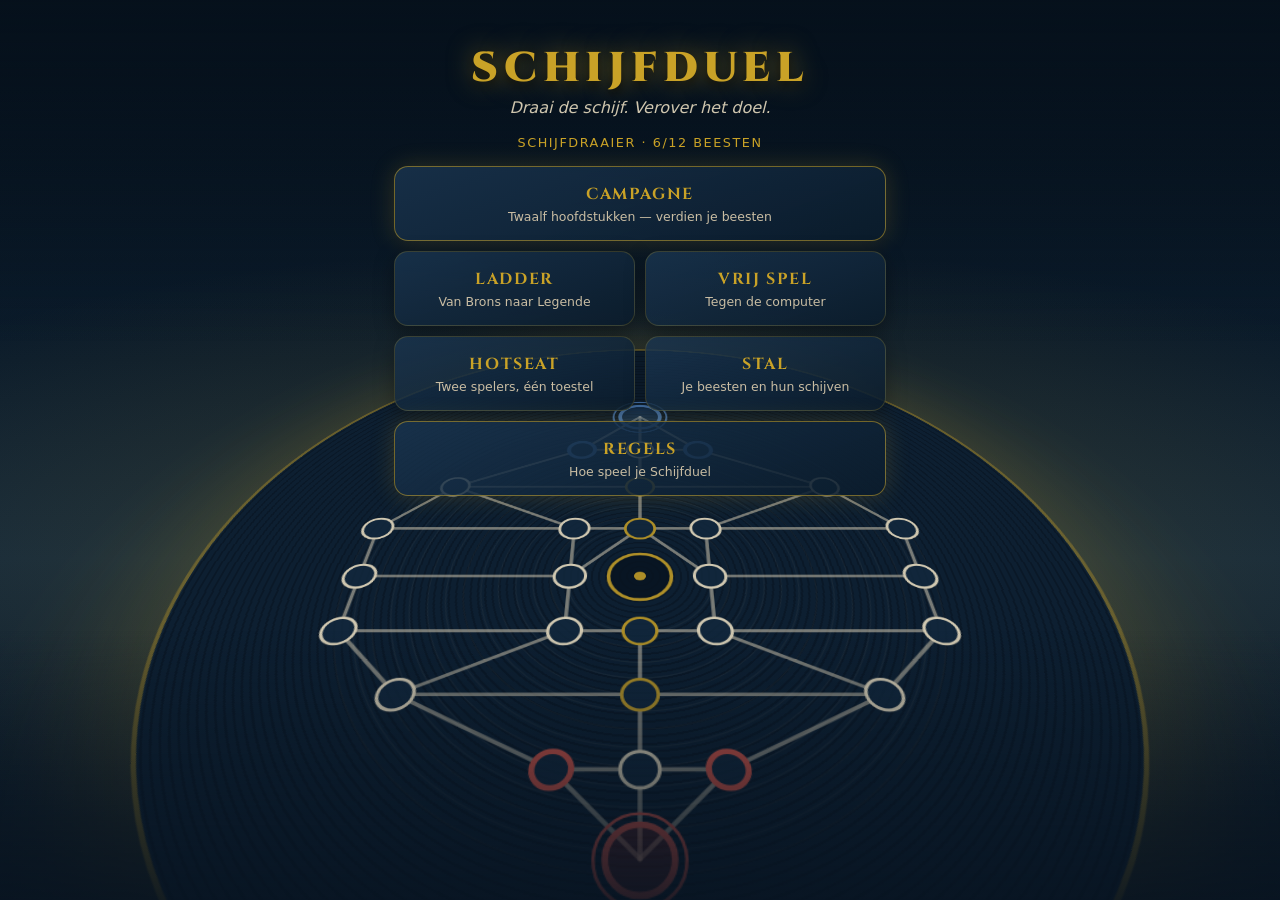
<file: index.html>
<!DOCTYPE html>
<html lang="nl">
<head>
<meta charset="UTF-8">
<meta name="viewport" content="width=device-width, initial-scale=1">
<meta name="theme-color" content="#0B1C2C">
<title>Schijfduel</title>
<link rel="manifest" href="manifest.webmanifest">
<!-- Het spel staat in schijfduel/proto/ (Groks structuur uit de handoff).
     Deze pagina stuurt door, en meldt de offline-cache aan. Het vorige spel,
     Rondel, staat in de git-geschiedenis op commit 8184d9c. -->
<meta http-equiv="refresh" content="0; url=schijfduel/proto/index.html">
<style>body{margin:0;background:#0B1C2C;color:#F3E6C8;font-family:system-ui,sans-serif;display:flex;align-items:center;justify-content:center;min-height:100vh}a{color:#C9A227}</style>
</head>
<body>
<p><a href="schijfduel/proto/index.html">Schijfduel openen</a></p>
<script>
  if ('serviceWorker' in navigator) navigator.serviceWorker.register('sw.js').catch(() => {});
  location.replace('schijfduel/proto/index.html' + location.search);
</script>
</body>
</html>
</file>
<file: schijfduel/proto/style.css>
/* SCHIJFDUEL — merk uit de handoff §2: navy/crème/goud, rood zuid, blauw noord.
   Prestatieregel uit het vorige spel blijft: animeer alleen transform en
   opacity, en nooit backdrop-filter (kostte gemeten de helft van de fps). */
:root {
  --navy: #0B1C2C; --navy-2: #12283d; --navy-3: #1a3550;
  --cream: #F3E6C8; --cream-dim: #c9bda3; --gold: #C9A227; --gold-glow: rgba(201,162,39,0.55);
  --rood: #B42318; --blauw: #1D4E89; --rood-licht: #e0584a; --blauw-licht: #4f86c9;
  --miss: #5C2B2B; --purple: #5B3A8C; --dodge: #2A6F6A; --white: #E8E0D0;
  --sans: system-ui, -apple-system, 'Segoe UI', Roboto, Helvetica, Arial, sans-serif;
  --serif: 'Cinzel', Georgia, 'Times New Roman', serif;
}
* { box-sizing: border-box; -webkit-tap-highlight-color: transparent; }
html, body { margin: 0; min-height: 100vh; background: var(--navy); color: var(--cream); font-family: var(--sans); overscroll-behavior: none; }
button { font: inherit; color: inherit; }
.scherm { display: none; min-height: 100vh; max-width: 520px; margin: 0 auto; padding: 16px 14px 28px; position: relative; }
.scherm.aan { display: block; }

/* ── knoppen ─────────────────────────────────────────────────────────────── */
.knop { display: block; width: 100%; padding: 13px 14px; border-radius: 12px; border: 1px solid rgba(243,230,200,0.18);
  background: linear-gradient(180deg, var(--navy-3), var(--navy-2)); font-weight: 700; letter-spacing: 0.06em; cursor: pointer; }
.knop:active { transform: scale(0.98); }
.knop.goud { background: linear-gradient(180deg, #e2bd3a, var(--gold)); color: #1b1300; border: none; box-shadow: 0 6px 18px var(--gold-glow); }
.knop.klein { display: inline-block; width: auto; padding: 9px 14px; font-size: 0.85rem; }
.knop[disabled] { opacity: 0.4; }
.kop { display: flex; align-items: center; gap: 10px; margin-bottom: 12px; }
.kop h2 { margin: 0; font-family: var(--serif); color: var(--gold); letter-spacing: 0.1em; font-size: 1.2rem; }
.terug { background: none; border: 1px solid rgba(201,162,39,0.4); color: var(--gold); border-radius: 10px; padding: 7px 12px; cursor: pointer; }
.uitleg { color: var(--cream-dim); font-size: 0.9rem; line-height: 1.45; margin: 4px 0 12px; }

/* ── menu ────────────────────────────────────────────────────────────────── */
#menu { padding-top: 34px; }
#menu-arena { position: fixed; inset: 0; z-index: 0; pointer-events: none; overflow: hidden;
  background: radial-gradient(ellipse 110% 50% at 50% 62%, rgba(201,162,39,0.20), transparent 70%),
              linear-gradient(180deg, #06111c 0%, #0B1C2C 40%, #10263b 62%, #081421 100%); }
#menu-arena .diepte { position: absolute; inset: 0; perspective: 900px; perspective-origin: 50% 32%; }
.menu-schijf { position: absolute; left: 50%; top: 64%; width: 124vw; height: 124vw; margin: -62vw 0 0 -62vw;
  border-radius: 50%; transform: rotateX(64deg); animation: schijfDraai 120s linear infinite; will-change: transform;
  background: repeating-radial-gradient(circle, #0d1f31 0 5px, #0a1827 5px 7px);
  box-shadow: 0 0 0 4px rgba(201,162,39,0.35), 0 0 120px 30px rgba(201,162,39,0.18); }
@media (min-width: 720px) { .menu-schijf { width: 900px; height: 900px; margin: -450px 0 0 -450px; } }
@keyframes schijfDraai { from { transform: rotateX(64deg) rotateZ(0deg); } to { transform: rotateX(64deg) rotateZ(360deg); } }
.menu-schijf svg { position: absolute; inset: 14%; width: 72%; height: 72%; opacity: 0.85; }
.menu-horizon { position: absolute; inset: 0; background: linear-gradient(180deg, rgba(6,17,28,0.95) 0%, rgba(6,17,28,0.4) 18%, transparent 38%, transparent 70%, rgba(8,20,33,0.85) 100%); }
#menu > *:not(#menu-arena) { position: relative; z-index: 1; }
.titel { text-align: center; font-family: var(--serif); font-weight: 900; font-size: 2.6rem; letter-spacing: 0.14em; color: var(--gold);
  text-shadow: 0 0 26px var(--gold-glow), 0 4px 10px rgba(0,0,0,0.8); margin: 6px 0 2px; }
.tagline { text-align: center; font-style: italic; color: var(--cream); opacity: 0.85; margin-bottom: 18px; }
.titelregel { text-align: center; font-size: 0.8rem; color: var(--gold); letter-spacing: 0.12em; text-transform: uppercase; margin-bottom: 16px; }
.tegels { display: grid; grid-template-columns: 1fr 1fr; gap: 10px; }
.tegel { background: linear-gradient(160deg, rgba(26,53,80,0.82), rgba(11,28,44,0.9)); border: 1px solid rgba(201,162,39,0.22);
  border-radius: 14px; padding: 16px 10px; text-align: center; cursor: pointer; box-shadow: 0 6px 20px rgba(0,0,0,0.35); }
.tegel.groot { grid-column: 1 / -1; border-color: rgba(201,162,39,0.55); box-shadow: 0 0 24px rgba(201,162,39,0.2); }
.tegel:active { transform: scale(0.97); }
.tegel b { display: block; font-family: var(--serif); color: var(--gold); letter-spacing: 0.1em; font-size: 1rem; }
.tegel span { display: block; font-size: 0.78rem; color: var(--cream-dim); margin-top: 4px; }
.tegel svg { width: 34px; height: 34px; color: var(--cream); margin-bottom: 6px; }

/* ── beest-kaartjes (stal, team, vooruitblik) ────────────────────────────── */
.raster { display: grid; grid-template-columns: repeat(3, 1fr); gap: 8px; }
.beest-kaart { position: relative; border-radius: 12px; padding: 8px 4px; text-align: center; cursor: pointer;
  background: linear-gradient(160deg, var(--navy-3), var(--navy-2)); border: 1px solid rgba(243,230,200,0.12); }
.beest-kaart.gekozen { border-color: var(--gold); box-shadow: 0 0 14px var(--gold-glow); }
.beest-kaart.dicht { opacity: 0.35; }
.beest-kaart .naam { font-weight: 700; font-size: 0.82rem; margin-top: 4px; }
.beest-kaart .mp { font-size: 0.7rem; color: var(--cream-dim); }
.beest-kaart .vink { position: absolute; top: 5px; right: 6px; color: var(--gold); font-weight: 900; }
.beeld { display: flex; justify-content: center; align-items: flex-end; height: 64px; }
.beeld img { max-height: 100%; max-width: 100%; filter: drop-shadow(0 3px 5px rgba(0,0,0,0.8)); }
.embleem { width: 54px; height: 54px; border-radius: 50%; display: flex; align-items: center; justify-content: center;
  font-family: var(--serif); font-weight: 900; font-size: 1.4rem; color: var(--navy);
  background: radial-gradient(circle at 35% 30%, var(--cream), var(--gold)); box-shadow: 0 3px 8px rgba(0,0,0,0.6); }

/* ── spel ─────────────────────────────────────────────────────────────────── */
#spel { padding: 8px 8px 12px; }
.balk { display: flex; align-items: center; justify-content: space-between; gap: 8px; padding: 8px 10px; border-radius: 12px;
  background: var(--navy-2); border-left: 5px solid var(--rood); margin-bottom: 6px; font-weight: 700; }
.balk.blauw { border-left-color: var(--blauw); }
.balk .fase { font-size: 0.8rem; color: var(--cream-dim); font-weight: 400; }
.rij-kant { display: flex; align-items: center; gap: 6px; min-height: 58px; padding: 4px 6px; border-radius: 10px; background: rgba(255,255,255,0.03); }
.rij-kant .label { font-size: 0.65rem; letter-spacing: 0.12em; text-transform: uppercase; color: var(--cream-dim); writing-mode: vertical-rl; transform: rotate(180deg); }
.rij-kant .vak { display: flex; gap: 4px; flex-wrap: wrap; flex: 1; }
.rij-kant .wacht { opacity: 0.45; }
.bank-fig { width: 46px; height: 52px; border-radius: 9px; display: flex; align-items: flex-end; justify-content: center; cursor: pointer;
  border: 2px solid transparent; position: relative; background: rgba(255,255,255,0.04); }
.bank-fig.rood { border-bottom-color: var(--rood); } .bank-fig.blauw { border-bottom-color: var(--blauw); }
.bank-fig.kies { border-color: var(--gold); box-shadow: 0 0 10px var(--gold-glow); }
.bank-fig img { max-height: 46px; max-width: 42px; }
.bank-fig .embleem { width: 34px; height: 34px; font-size: 0.95rem; margin-bottom: 6px; }
.bank-fig .timer { position: absolute; top: -4px; right: -4px; background: var(--miss); color: var(--cream); border-radius: 50%;
  width: 17px; height: 17px; font-size: 0.65rem; display: flex; align-items: center; justify-content: center; }
#bord-wrap { position: relative; margin: 6px 0; }
#bord { display: block; width: 100%; height: auto; touch-action: manipulation; }
.acties { display: flex; gap: 8px; margin-top: 8px; }
.acties .knop { flex: 1; }
.hint { min-height: 1.3em; font-size: 0.85rem; color: var(--cream-dim); text-align: center; margin-top: 6px; }

/* bord-SVG */
.lijn { stroke: rgba(243,230,200,0.55); stroke-width: 3; stroke-linecap: round; }
.knoop { fill: var(--navy-2); stroke: var(--cream); stroke-width: 2.5; }
.knoop.as { stroke: var(--gold); }
.knoop.entry-rood { stroke: var(--rood-licht); stroke-width: 4; } .knoop.entry-blauw { stroke: var(--blauw-licht); stroke-width: 4; }
.knoop.doel-rood { fill: rgba(180,35,24,0.35); stroke: var(--rood-licht); stroke-width: 4; }
.knoop.doel-blauw { fill: rgba(29,78,137,0.4); stroke: var(--blauw-licht); stroke-width: 4; }
.knoop.lock { stroke-dasharray: 5 4; opacity: 0.5; }
.doel-puls { fill: none; stroke-width: 2; transform-box: fill-box; transform-origin: center; animation: doelPuls 2.4s ease-in-out infinite; }
@keyframes doelPuls { 0%,100% { opacity: 0.25; transform: scale(1); } 50% { opacity: 0.8; transform: scale(1.15); } }
.doelwit { fill: rgba(201,162,39,0.25); stroke: var(--gold); stroke-width: 3; transform-box: fill-box; transform-origin: center; animation: doelwit 1.1s ease-in-out infinite; }
.doelwit.vijand { fill: rgba(224,88,74,0.28); stroke: var(--rood-licht); }
@keyframes doelwit { 0%,100% { opacity: 0.55; transform: scale(1); } 50% { opacity: 1; transform: scale(1.12); } }
.fig { cursor: pointer; }
.fig .voet { stroke-width: 2.5; }
.fig.rood .voet { fill: #5a130d; stroke: var(--rood-licht); } .fig.blauw .voet { fill: #0d2748; stroke: var(--blauw-licht); }
.fig.gekozen .voet { stroke: var(--gold); stroke-width: 4; }
.fig.rust image, .fig.rust .emb { opacity: 0.45; }
.fig-art { transform-box: fill-box; transform-origin: 50% 100%; animation: adem 3.4s ease-in-out infinite; }
@keyframes adem { 0%,100% { transform: scale(1,1); } 50% { transform: scale(0.992,1.02); } }
.spil { fill: #081421; stroke: var(--gold); stroke-width: 3; }
.groef { fill: none; stroke: rgba(243,230,200,0.06); }

/* ── duel ─────────────────────────────────────────────────────────────────── */
.overlay { position: fixed; inset: 0; z-index: 30; display: none; align-items: center; justify-content: center; padding: 14px;
  background: radial-gradient(ellipse at 50% 45%, rgba(26,53,80,0.96), rgba(6,17,28,0.98)); }
.overlay.aan { display: flex; }
.paneel { width: 100%; max-width: 440px; text-align: center; }
.paneel h3 { font-family: var(--serif); color: var(--gold); letter-spacing: 0.14em; margin: 4px 0 10px; }
.duel-rij { display: flex; justify-content: space-around; align-items: flex-start; gap: 8px; }
.duel-kant { flex: 1; display: flex; flex-direction: column; align-items: center; gap: 4px; }
.duel-kant .wie { font-weight: 700; font-size: 0.9rem; }
.duel-kant.rood .wie { color: var(--rood-licht); } .duel-kant.blauw .wie { color: var(--blauw-licht); }
.duel-fig { height: 110px; display: flex; align-items: flex-end; justify-content: center; }
.duel-fig img { max-height: 110px; max-width: 120px; filter: drop-shadow(0 6px 10px rgba(0,0,0,0.9)); }
.duel-fig .embleem { width: 78px; height: 78px; font-size: 2rem; }
.wiel-wrap { position: relative; width: 170px; max-width: 44vw; }
.wiel-wrap svg { width: 100%; height: auto; display: block; }
.wiel-wijzer { position: absolute; top: -6px; left: 50%; width: 0; height: 0; margin-left: -9px;
  border-left: 9px solid transparent; border-right: 9px solid transparent; border-top: 16px solid var(--gold); filter: drop-shadow(0 2px 3px rgba(0,0,0,0.7)); z-index: 2; }
.wiel { transform-box: fill-box; transform-origin: center; }
.seg-tekst { font-size: 11px; font-weight: 800; fill: #111; pointer-events: none; }
.seg-tekst.licht { fill: var(--cream); }
.seg-pct { font-size: 8.5px; fill: rgba(17,17,17,0.75); pointer-events: none; }
.seg-pct.licht { fill: rgba(243,230,200,0.8); }
.uitslag { min-height: 3.2em; margin: 12px 0 8px; font-size: 1.05rem; line-height: 1.45; }
.uitslag .ko { color: var(--rood-licht); font-weight: 900; }
/* beats op het toneel: alleen transform/opacity */
.duel-fig.uitval { animation: uitval 0.45s cubic-bezier(.3,-0.3,.4,1.4); }
.duel-kant.rood .duel-fig.uitval { --r: 1; } .duel-kant.blauw .duel-fig.uitval { --r: -1; }
@keyframes uitval { 0%,100% { transform: translateX(0); } 45% { transform: translateX(calc(var(--r, 1) * 34px)) scale(1.06); } }
.duel-fig.geraakt { animation: geraakt 0.5s ease-out; }
@keyframes geraakt { 20% { transform: translate(-8px, 2px) rotate(-6deg); } 45% { transform: translate(7px,-2px) rotate(5deg); } 70% { transform: translate(-3px,1px); } }
.duel-fig.valt { animation: valt 0.95s cubic-bezier(.3,.5,.4,1) forwards; }
@keyframes valt { 0% { transform: none; opacity: 1; } 30% { transform: translate(calc(var(--kb, 1) * 20px), -22px) rotate(calc(var(--kb, 1) * 40deg)); }
  70% { transform: translate(calc(var(--kb, 1) * 38px), 14px) rotate(calc(var(--kb, 1) * 105deg)); opacity: 1; }
  100% { transform: translate(calc(var(--kb, 1) * 42px), 16px) rotate(calc(var(--kb, 1) * 110deg)); opacity: 0.15; } }
.duel-fig.ontwijk { animation: ontwijk 0.55s ease-in-out; }
@keyframes ontwijk { 40% { transform: translate(calc(var(--kb, 1) * -26px), -6px) rotate(calc(var(--kb, 1) * -8deg)); opacity: 0.55; } }
.duel-fig.vloek { animation: vloek 0.9s ease-in-out; }
@keyframes vloek { 50% { transform: translateY(-12px) scale(1.08); } }
@media (prefers-reduced-motion: reduce) { .fig-art, .menu-schijf, .doel-puls, .doelwit, .duel-fig { animation: none !important; } }

/* ── info en overige panelen ──────────────────────────────────────────────── */
.odds-lijst { text-align: left; margin: 8px auto 0; max-width: 320px; font-size: 0.88rem; }
.odds-lijst div { display: flex; justify-content: space-between; padding: 4px 0; border-bottom: 1px solid rgba(243,230,200,0.08); }
.stip { display: inline-block; width: 11px; height: 11px; border-radius: 3px; margin-right: 6px; vertical-align: -1px; }
.camp-kaart { display: grid; grid-template-columns: 62px 1fr; gap: 4px 10px; align-items: center; padding: 10px; border-radius: 14px;
  background: linear-gradient(160deg, var(--navy-3), var(--navy-2)); border: 1px solid rgba(201,162,39,0.18); margin-bottom: 8px; }
.camp-kaart.klaar { border-color: rgba(134,239,172,0.45); } .camp-kaart.dicht { opacity: 0.4; }
.camp-kaart .beeld { grid-row: 1 / span 2; height: 58px; }
.camp-nr { font-size: 0.68rem; letter-spacing: 0.14em; text-transform: uppercase; color: var(--cream-dim); }
.camp-naam { font-family: var(--serif); font-weight: 700; color: var(--gold); }
.camp-bollen { display: flex; gap: 8px; margin-top: 4px; }
.camp-bol { width: 42px; height: 42px; border-radius: 50%; border: 2px solid rgba(243,230,200,0.2); background: var(--navy); color: #6b7a8a; font-weight: 900; cursor: pointer; }
.camp-bol.open { border-color: var(--gold); color: var(--gold); box-shadow: 0 0 10px var(--gold-glow); }
.camp-bol.gewonnen { background: linear-gradient(145deg, #1f7a4d, #124b30); border-color: #86efac; color: #fff; }
.ladder-hart { text-align: center; padding: 18px 12px; border-radius: 16px; background: linear-gradient(160deg, var(--navy-3), var(--navy-2)); border: 1px solid rgba(201,162,39,0.3); }
.ladder-hart svg { width: 90px; height: 100px; }
.ladder-naam { font-family: var(--serif); font-weight: 900; font-size: 1.5rem; color: var(--gold); }
.ladder-sterren { font-size: 1.6rem; letter-spacing: 6px; margin: 4px 0; }
.ladder-sterren .aan { color: #f5d565; text-shadow: 0 0 8px rgba(245,213,101,0.7); } .ladder-sterren .uit { color: #2a3b4d; }
.trede { display: flex; align-items: center; gap: 10px; padding: 8px 12px; border-radius: 10px; margin-top: 6px; background: rgba(255,255,255,0.03); color: #6b7a8a; font-family: var(--serif); }
.trede.nu { color: var(--gold); border: 1px solid rgba(201,162,39,0.4); } .trede.gehaald { color: var(--cream); }
.regels h4 { font-family: var(--serif); color: var(--gold); margin: 16px 0 4px; letter-spacing: 0.06em; }
.regels p, .regels li { color: var(--cream-dim); line-height: 1.5; font-size: 0.92rem; }
.melding { position: fixed; left: 50%; bottom: 22px; transform: translateX(-50%) translateY(20px); opacity: 0; z-index: 50;
  background: var(--navy-3); border: 1px solid var(--gold); color: var(--cream); padding: 10px 16px; border-radius: 12px;
  transition: transform 0.25s, opacity 0.25s; pointer-events: none; max-width: 90vw; text-align: center; }
.melding.aan { opacity: 1; transform: translateX(-50%) translateY(0); }
</file>
